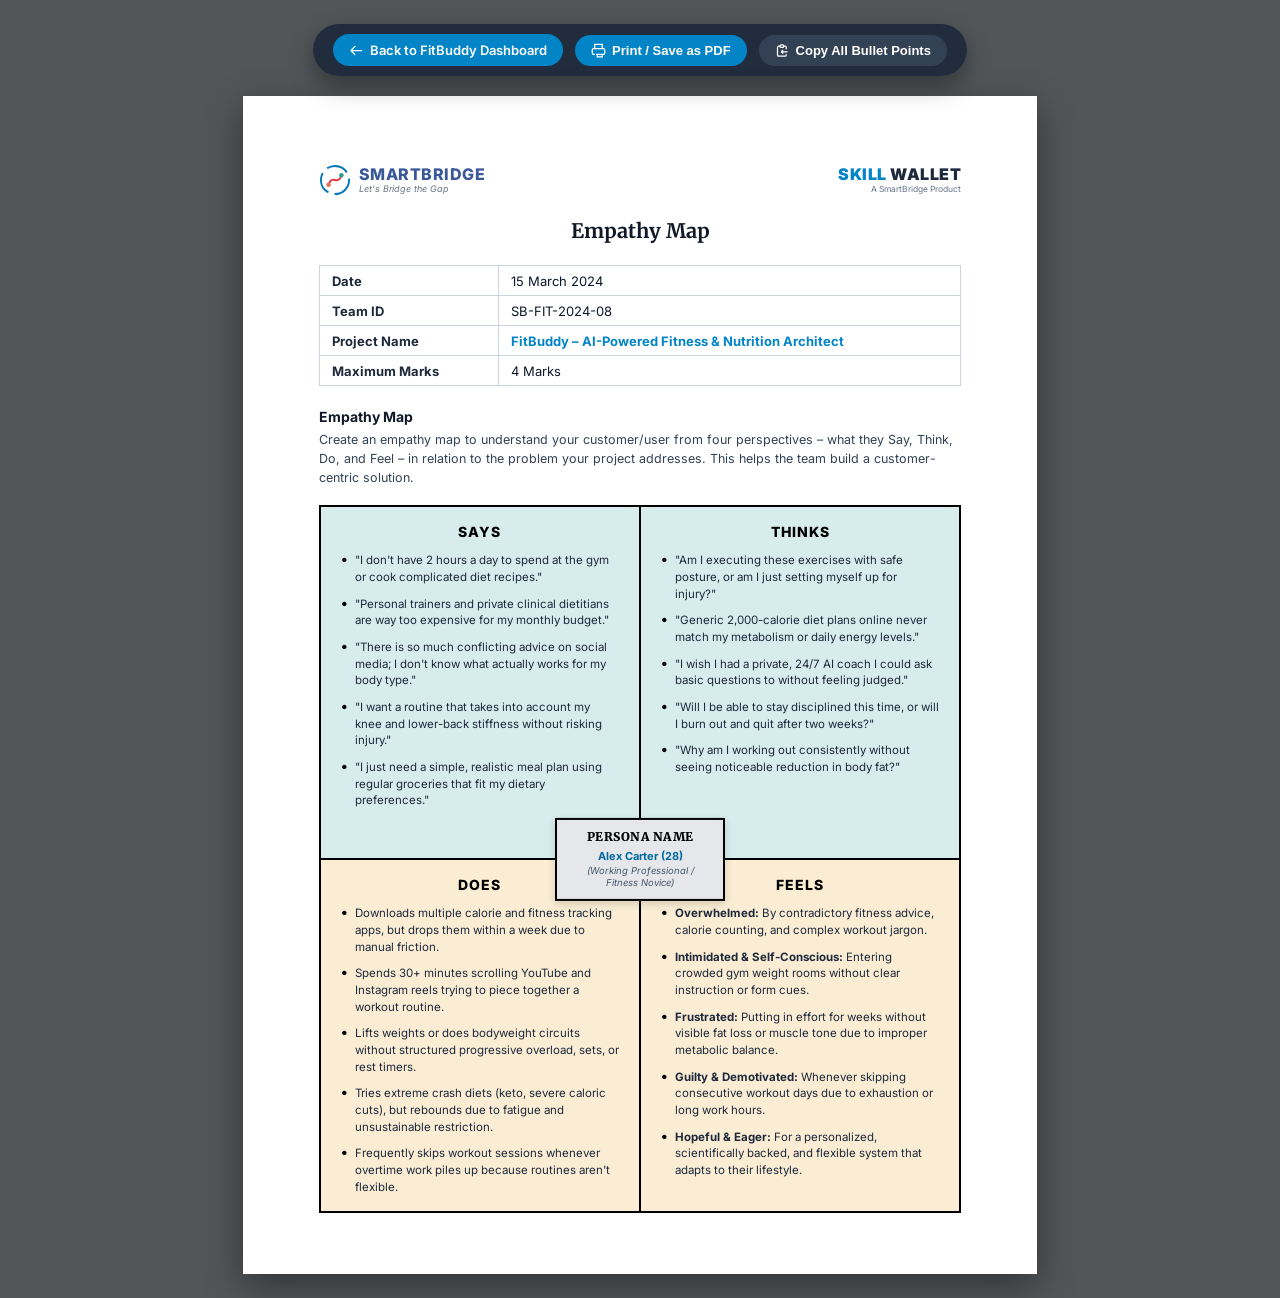
<file: templates/empathy_map.html>
<!DOCTYPE html>
<html lang="en">
<head>
  <meta charset="UTF-8">
  <meta name="viewport" content="width=device-width, initial-scale=1.0">
  <title>Empathy Map - FitBuddy</title>
  <link rel="preconnect" href="https://fonts.googleapis.com">
  <link rel="preconnect" href="https://fonts.gstatic.com" crossorigin>
  <link href="https://fonts.googleapis.com/css2?family=Cinzel:wght@700&family=Inter:ital,wght@0,400;0,500;0,600;0,700;1,400;1,500&family=Merriweather:wght@400;700&display=swap" rel="stylesheet">
  <style>
    * {
      box-sizing: border-box;
      margin: 0;
      padding: 0;
    }

    body {
      background-color: #525659;
      font-family: 'Inter', -apple-system, BlinkMacSystemFont, "Segoe UI", Roboto, sans-serif;
      color: #111827;
      display: flex;
      flex-direction: column;
      align-items: center;
      padding: 24px 16px;
      min-height: 100vh;
    }

    /* Top Floating Toolbar */
    .toolbar {
      position: sticky;
      top: 12px;
      z-index: 100;
      background: rgba(30, 41, 59, 0.92);
      backdrop-filter: blur(8px);
      padding: 10px 20px;
      border-radius: 40px;
      display: flex;
      gap: 12px;
      box-shadow: 0 10px 25px rgba(0, 0, 0, 0.35);
      margin-bottom: 20px;
      align-items: center;
    }

    .toolbar a, .toolbar button {
      background: #0284c7;
      color: white;
      border: none;
      padding: 8px 16px;
      border-radius: 20px;
      font-size: 13px;
      font-weight: 600;
      cursor: pointer;
      text-decoration: none;
      display: inline-flex;
      align-items: center;
      gap: 6px;
      transition: background 0.2s, transform 0.1s;
    }

    .toolbar a:hover, .toolbar button:hover {
      background: #0369a1;
      transform: translateY(-1px);
    }

    .toolbar button.secondary {
      background: #334155;
    }

    .toolbar button.secondary:hover {
      background: #475569;
    }

    .toolbar span {
      color: #94a3b8;
      font-size: 12px;
    }

    /* A4 Document Container */
    .document-page {
      background: #ffffff;
      width: 210mm;
      min-height: 297mm;
      padding: 18mm 20mm 16mm 20mm;
      box-shadow: 0 12px 35px rgba(0, 0, 0, 0.4);
      display: flex;
      flex-direction: column;
      position: relative;
    }

    /* Header Logos */
    .header-bar {
      display: flex;
      justify-content: space-between;
      align-items: center;
      margin-bottom: 22px;
    }

    .logo-smartbridge {
      display: flex;
      align-items: center;
      gap: 8px;
    }

    .logo-smartbridge svg {
      width: 32px;
      height: 32px;
    }

    .sb-text-title {
      font-size: 16px;
      font-weight: 800;
      letter-spacing: 0.5px;
      color: #3b5998;
      line-height: 1.1;
    }

    .sb-text-sub {
      font-size: 9px;
      color: #6b7280;
      font-style: italic;
    }

    .logo-skillwallet {
      text-align: right;
    }

    .sw-title {
      font-size: 16px;
      font-weight: 900;
      letter-spacing: 0.5px;
      color: #0284c7;
      line-height: 1.1;
    }

    .sw-title span {
      color: #1e293b;
    }

    .sw-sub {
      font-size: 8.5px;
      color: #64748b;
    }

    /* Document Title */
    .doc-title {
      text-align: center;
      font-family: 'Merriweather', Georgia, serif;
      font-size: 20px;
      font-weight: 700;
      color: #111827;
      margin-bottom: 22px;
    }

    /* Metadata Table */
    .meta-table {
      width: 100%;
      border-collapse: collapse;
      margin-bottom: 22px;
    }

    .meta-table td {
      border: 1px solid #cbd5e1;
      padding: 6.5px 12px;
      font-size: 13px;
    }

    .meta-table td.col-label {
      width: 28%;
      font-weight: 700;
      color: #1e293b;
    }

    .meta-table td.col-val {
      width: 72%;
      color: #0f172a;
    }

    .meta-table td.col-val strong {
      color: #0284c7;
    }

    /* Subheading and Instructions */
    .section-title {
      font-size: 14px;
      font-weight: 700;
      color: #111827;
      margin-bottom: 6px;
    }

    .instruction-text {
      font-size: 12.5px;
      line-height: 1.5;
      color: #334155;
      margin-bottom: 18px;
    }

    /* Empathy Map 4-Quadrant Diagram */
    .empathy-container {
      position: relative;
      border: 2px solid #000000;
      flex-grow: 1;
      min-height: 520px;
      display: grid;
      grid-template-columns: 1fr 1fr;
      grid-template-rows: 1fr 1fr;
    }

    /* Quadrant Cells */
    .quadrant {
      padding: 16px 20px;
      display: flex;
      flex-direction: column;
      position: relative;
    }

    .quadrant-title {
      text-align: center;
      font-size: 14px;
      font-weight: 800;
      letter-spacing: 1px;
      color: #000000;
      margin-bottom: 12px;
      text-transform: uppercase;
    }

    .quadrant-list {
      list-style-type: none;
      display: flex;
      flex-direction: column;
      gap: 10px;
      font-size: 11.5px;
      line-height: 1.45;
      color: #1e293b;
    }

    .quadrant-list li {
      position: relative;
      padding-left: 14px;
    }

    .quadrant-list li::before {
      content: "•";
      position: absolute;
      left: 0;
      top: 0;
      font-weight: bold;
      color: #000000;
      font-size: 14px;
      line-height: 1;
    }

    /* Specific Quadrant Themes (Matching Original Screenshot Exactly) */
    .quadrant-says {
      background-color: #d7eded;
      border-right: 1.5px solid #000000;
      border-bottom: 1.5px solid #000000;
    }

    .quadrant-thinks {
      background-color: #d7eded;
      border-left: 1.5px solid #000000;
      border-bottom: 1.5px solid #000000;
    }

    .quadrant-does {
      background-color: #faedd4;
      border-right: 1.5px solid #000000;
      border-top: 1.5px solid #000000;
    }

    .quadrant-feels {
      background-color: #faedd4;
      border-left: 1.5px solid #000000;
      border-top: 1.5px solid #000000;
    }

    /* Center Badge (Persona Name) */
    .center-badge {
      position: absolute;
      top: 50%;
      left: 50%;
      transform: translate(-50%, -50%);
      background-color: #e5e7eb;
      border: 2px solid #000000;
      padding: 10px 14px;
      text-align: center;
      width: 170px;
      box-shadow: 0 3px 8px rgba(0, 0, 0, 0.15);
      z-index: 10;
    }

    .persona-badge-title {
      font-family: 'Merriweather', Georgia, serif;
      font-size: 12px;
      font-weight: 900;
      letter-spacing: 0.5px;
      color: #000000;
      line-height: 1.2;
    }

    .persona-name-tag {
      font-size: 11px;
      font-weight: 700;
      color: #0369a1;
      margin-top: 4px;
    }

    .persona-role-tag {
      font-size: 9.5px;
      font-style: italic;
      color: #475569;
      margin-top: 2px;
      line-height: 1.25;
    }

    /* Print Styles for Perfect A4 Output */
    @media print {
      body {
        background: none;
        padding: 0;
        margin: 0;
      }

      .toolbar {
        display: none !important;
      }

      .document-page {
        box-shadow: none;
        margin: 0;
        width: 100%;
        min-height: 100vh;
        padding: 12mm 15mm;
        page-break-after: avoid;
      }

      @page {
        size: A4;
        margin: 0;
      }
    }
  </style>
</head>
<body>

  <!-- Top Helper Toolbar -->
  <div class="toolbar">
    <a href="/">
      <svg width="15" height="15" fill="none" stroke="currentColor" stroke-width="2" viewBox="0 0 24 24"><path d="M10 19l-7-7m0 0l7-7m-7 7h18"/></svg>
      Back to FitBuddy Dashboard
    </a>
    <button onclick="window.print()">
      <svg width="15" height="15" fill="none" stroke="currentColor" stroke-width="2" viewBox="0 0 24 24"><path d="M6 9V2h12v7M6 18H4a2 2 0 01-2-2v-5a2 2 0 012-2h16a2 2 0 012 2v5a2 2 0 01-2 2h-2m-8 0v4h8v-4H8z"/></svg>
      Print / Save as PDF
    </button>
    <button class="secondary" onclick="copyQuadrantText()">
      <svg width="15" height="15" fill="none" stroke="currentColor" stroke-width="2" viewBox="0 0 24 24"><path d="M8 5H6a2 2 0 00-2 2v12a2 2 0 002 2h10a2 2 0 002-2v-1M8 5a2 2 0 002 2h2a2 2 0 002-2M8 5a2 2 0 012-2h2a2 2 0 012 2m0 0h2a2 2 0 012 2v3m2 4H10m0 0l3-3m-3 3l3 3"/></svg>
      Copy All Bullet Points
    </button>
  </div>

  <!-- A4 Page Container -->
  <div class="document-page" id="printableDoc">

    <!-- Header Section with Logos -->
    <div class="header-bar">
      <!-- SmartBridge Logo -->
      <div class="logo-smartbridge">
        <svg viewBox="0 0 100 100" fill="none">
          <circle cx="50" cy="50" r="44" stroke="#0077B6" stroke-width="6" stroke-dasharray="70 20"/>
          <path d="M30 65 C 40 30, 60 70, 70 35" stroke="#E63946" stroke-width="6" stroke-linecap="round"/>
          <circle cx="70" cy="35" r="7" fill="#2A9D8F"/>
          <circle cx="30" cy="65" r="7" fill="#E76F51"/>
        </svg>
        <div>
          <div class="sb-text-title">SMARTBRIDGE</div>
          <div class="sb-text-sub">Let's Bridge the Gap</div>
        </div>
      </div>

      <!-- Skill Wallet Logo -->
      <div class="logo-skillwallet">
        <div class="sw-title">SKILL <span>WALLET</span></div>
        <div class="sw-sub">A SmartBridge Product</div>
      </div>
    </div>

    <!-- Title -->
    <h1 class="doc-title">Empathy Map</h1>

    <!-- Metadata Table -->
    <table class="meta-table">
      <tr>
        <td class="col-label">Date</td>
        <td class="col-val">15 March 2024</td>
      </tr>
      <tr>
        <td class="col-label">Team ID</td>
        <td class="col-val">SB-FIT-2024-08</td>
      </tr>
      <tr>
        <td class="col-label">Project Name</td>
        <td class="col-val"><strong>FitBuddy &ndash; AI-Powered Fitness & Nutrition Architect</strong></td>
      </tr>
      <tr>
        <td class="col-label">Maximum Marks</td>
        <td class="col-val">4 Marks</td>
      </tr>
    </table>

    <!-- Description -->
    <div class="section-title">Empathy Map</div>
    <p class="instruction-text">
      Create an empathy map to understand your customer/user from four perspectives &ndash; what they 
      Say, Think, Do, and Feel &ndash; in relation to the problem your project addresses. This helps 
      the team build a customer-centric solution.
    </p>

    <!-- 4-Quadrant Empathy Map Grid -->
    <div class="empathy-container">

      <!-- Center Persona Badge -->
      <div class="center-badge">
        <div class="persona-badge-title">PERSONA NAME</div>
        <div class="persona-name-tag">Alex Carter (28)</div>
        <div class="persona-role-tag">(Working Professional / Fitness Novice)</div>
      </div>

      <!-- SAYS (Top Left) -->
      <div class="quadrant quadrant-says">
        <div class="quadrant-title">SAYS</div>
        <ul class="quadrant-list">
          <li>"I don't have 2 hours a day to spend at the gym or cook complicated diet recipes."</li>
          <li>"Personal trainers and private clinical dietitians are way too expensive for my monthly budget."</li>
          <li>"There is so much conflicting advice on social media; I don't know what actually works for my body type."</li>
          <li>"I want a routine that takes into account my knee and lower-back stiffness without risking injury."</li>
          <li>"I just need a simple, realistic meal plan using regular groceries that fit my dietary preferences."</li>
        </ul>
      </div>

      <!-- THINKS (Top Right) -->
      <div class="quadrant quadrant-thinks">
        <div class="quadrant-title">THINKS</div>
        <ul class="quadrant-list">
          <li>"Am I executing these exercises with safe posture, or am I just setting myself up for injury?"</li>
          <li>"Generic 2,000-calorie diet plans online never match my metabolism or daily energy levels."</li>
          <li>"I wish I had a private, 24/7 AI coach I could ask basic questions to without feeling judged."</li>
          <li>"Will I be able to stay disciplined this time, or will I burn out and quit after two weeks?"</li>
          <li>"Why am I working out consistently without seeing noticeable reduction in body fat?"</li>
        </ul>
      </div>

      <!-- DOES (Bottom Left) -->
      <div class="quadrant quadrant-does">
        <div class="quadrant-title">DOES</div>
        <ul class="quadrant-list">
          <li>Downloads multiple calorie and fitness tracking apps, but drops them within a week due to manual friction.</li>
          <li>Spends 30+ minutes scrolling YouTube and Instagram reels trying to piece together a workout routine.</li>
          <li>Lifts weights or does bodyweight circuits without structured progressive overload, sets, or rest timers.</li>
          <li>Tries extreme crash diets (keto, severe caloric cuts), but rebounds due to fatigue and unsustainable restriction.</li>
          <li>Frequently skips workout sessions whenever overtime work piles up because routines aren't flexible.</li>
        </ul>
      </div>

      <!-- FEELS (Bottom Right) -->
      <div class="quadrant quadrant-feels">
        <div class="quadrant-title">FEELS</div>
        <ul class="quadrant-list">
          <li><strong>Overwhelmed:</strong> By contradictory fitness advice, calorie counting, and complex workout jargon.</li>
          <li><strong>Intimidated & Self-Conscious:</strong> Entering crowded gym weight rooms without clear instruction or form cues.</li>
          <li><strong>Frustrated:</strong> Putting in effort for weeks without visible fat loss or muscle tone due to improper metabolic balance.</li>
          <li><strong>Guilty & Demotivated:</strong> Whenever skipping consecutive workout days due to exhaustion or long work hours.</li>
          <li><strong>Hopeful & Eager:</strong> For a personalized, scientifically backed, and flexible system that adapts to their lifestyle.</li>
        </ul>
      </div>

    </div>

  </div>

  <script>
    function copyQuadrantText() {
      const text = `PROJECT: FitBuddy - AI-Powered Fitness & Nutrition Architect
DATE: 15 March 2024
PERSONA: Alex Carter (Age 28, Working Professional / Fitness Novice)

[SAYS]
• "I don't have 2 hours a day to spend at the gym or cook complicated diet recipes."
• "Personal trainers and private clinical dietitians are way too expensive for my monthly budget."
• "There is so much conflicting advice on social media; I don't know what actually works for my body type."
• "I want a routine that takes into account my knee and lower-back stiffness without risking injury."
• "I just need a simple, realistic meal plan using regular groceries that fit my dietary preferences."

[THINKS]
• "Am I executing these exercises with safe posture, or am I just setting myself up for injury?"
• "Generic 2,000-calorie diet plans online never match my metabolism or daily energy levels."
• "I wish I had a private, 24/7 AI coach I could ask basic questions to without feeling judged."
• "Will I be able to stay disciplined this time, or will I burn out and quit after two weeks?"
• "Why am I working out consistently without seeing noticeable reduction in body fat?"

[DOES]
• Downloads multiple calorie and fitness tracking apps, but drops them within a week due to manual friction.
• Spends 30+ minutes scrolling YouTube and Instagram reels trying to piece together a workout routine.
• Lifts weights or does bodyweight circuits without structured progressive overload, sets, or rest timers.
• Tries extreme crash diets (keto, severe caloric cuts), but rebounds due to fatigue and unsustainable restriction.
• Frequently skips workout sessions whenever overtime work piles up because routines aren't flexible.

[FEELS]
• Overwhelmed: By contradictory fitness advice, calorie counting, and complex workout jargon.
• Intimidated: Entering crowded gym weight rooms without clear instruction or form cues.
• Frustrated: Putting in effort for weeks without visible fat loss or muscle tone due to improper metabolic balance.
• Guilty: Whenever skipping consecutive workout days due to exhaustion or long work hours.
• Hopeful: For a personalized, scientifically backed, and flexible system that adapts to their lifestyle.`;

      navigator.clipboard.writeText(text).then(() => {
        alert("Empathy Map content copied to clipboard!");
      });
    }
  </script>
</body>
</html>
</file>
